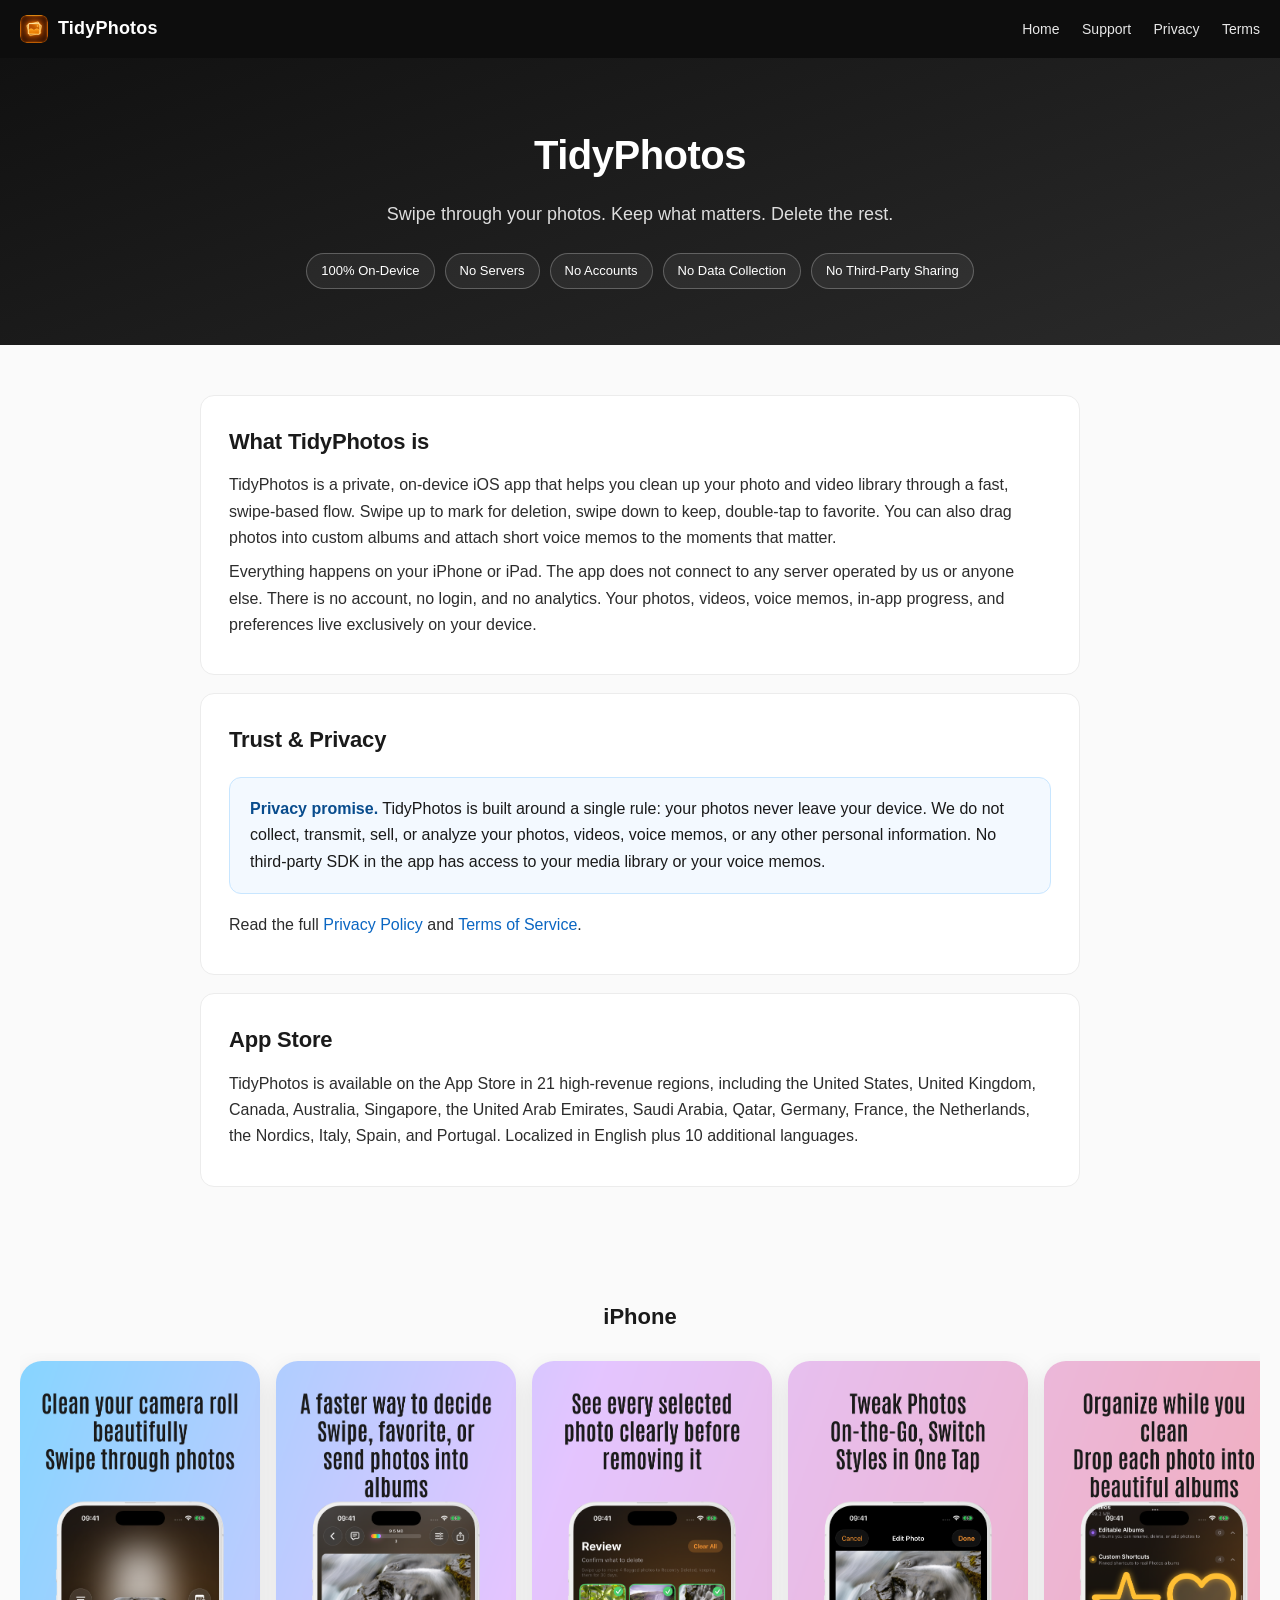
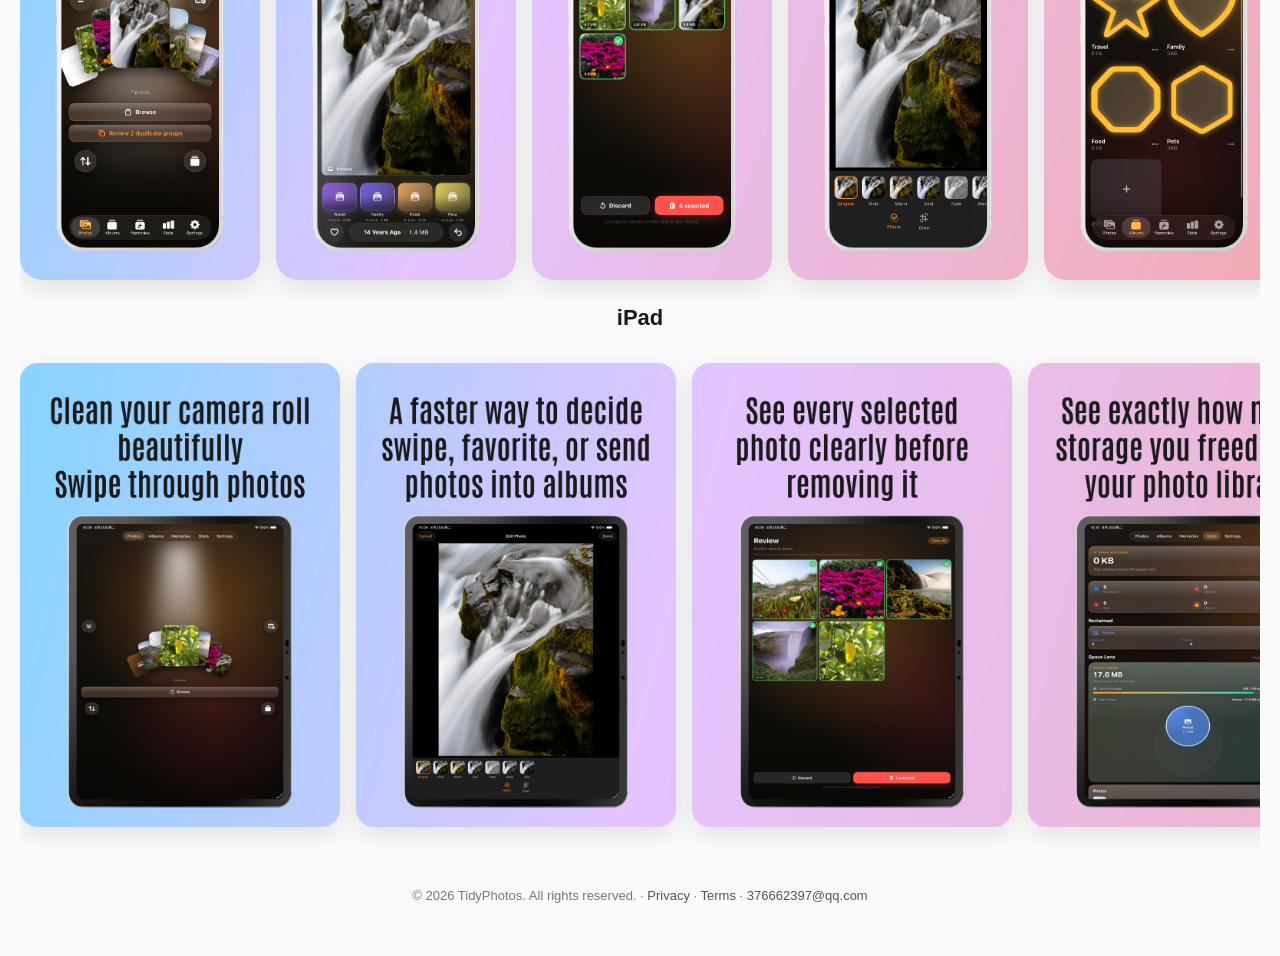
<file: index.html>
<!doctype html>
<html lang="en">
<head>
<meta charset="utf-8">
<meta name="viewport" content="width=device-width, initial-scale=1">
<title>TidyPhotos — 100% On-Device Photo Cleanup for iOS</title>
<meta name="description" content="TidyPhotos is a private, on-device iOS photo and video cleanup app. No servers, no accounts, no data collection, no third-party sharing.">
<link rel="icon" type="image/png" sizes="32x32" href="favicon-32.png">
<link rel="apple-touch-icon" sizes="180x180" href="apple-touch-icon.png">
<link rel="stylesheet" href="styles.css">
</head>
<body>

<nav class="nav">
  <div class="brand"><img class="nav-logo" src="nav-logo.png" alt="">TidyPhotos</div>
  <div class="links">
    <a href="index.html">Home</a>
    <a href="support.html">Support</a>
    <a href="privacy.html">Privacy</a>
    <a href="terms.html">Terms</a>
  </div>
</nav>

<section class="hero">
  <h1>TidyPhotos</h1>
  <div class="sub">Swipe through your photos. Keep what matters. Delete the rest.</div>
  <div class="badges">
    <span class="badge">100% On-Device</span>
    <span class="badge">No Servers</span>
    <span class="badge">No Accounts</span>
    <span class="badge">No Data Collection</span>
    <span class="badge">No Third-Party Sharing</span>
  </div>
</section>

<main class="wrap">

  <section class="block">
    <h2>What TidyPhotos is</h2>
    <p>TidyPhotos is a private, on-device iOS app that helps you clean up your photo and video library through a fast, swipe-based flow. Swipe up to mark for deletion, swipe down to keep, double-tap to favorite. You can also drag photos into custom albums and attach short voice memos to the moments that matter.</p>
    <p>Everything happens on your iPhone or iPad. The app does not connect to any server operated by us or anyone else. There is no account, no login, and no analytics. Your photos, videos, voice memos, in-app progress, and preferences live exclusively on your device.</p>
  </section>

  <section class="block">
    <h2>Trust &amp; Privacy</h2>
    <div class="callout">
      <strong>Privacy promise.</strong> TidyPhotos is built around a single rule: your photos never leave your device. We do not collect, transmit, sell, or analyze your photos, videos, voice memos, or any other personal information. No third-party SDK in the app has access to your media library or your voice memos.
    </div>
    <p>Read the full <a href="privacy.html">Privacy Policy</a> and <a href="terms.html">Terms of Service</a>.</p>
  </section>

  <section class="block">
    <h2>App Store</h2>
    <p>TidyPhotos is available on the App Store in 21 high-revenue regions, including the United States, United Kingdom, Canada, Australia, Singapore, the United Arab Emirates, Saudi Arabia, Qatar, Germany, France, the Netherlands, the Nordics, Italy, Spain, and Portugal. Localized in English plus 10 additional languages.</p>
  </section>

</main>

<section class="gallery">
  <h2>iPhone</h2>
  <div class="row">
    <img src="apple-store/iphone/1.png" alt="TidyPhotos iPhone screenshot 1">
    <img src="apple-store/iphone/2.png" alt="TidyPhotos iPhone screenshot 2">
    <img src="apple-store/iphone/3.png" alt="TidyPhotos iPhone screenshot 3">
    <img src="apple-store/iphone/4.png" alt="TidyPhotos iPhone screenshot 4">
    <img src="apple-store/iphone/5.png" alt="TidyPhotos iPhone screenshot 5">
    <img src="apple-store/iphone/6.png" alt="TidyPhotos iPhone screenshot 6">
    <img src="apple-store/iphone/7.png" alt="TidyPhotos iPhone screenshot 7">
    <img src="apple-store/iphone/8.png" alt="TidyPhotos iPhone screenshot 8">
    <img src="apple-store/iphone/9.png" alt="TidyPhotos iPhone screenshot 9">
    <img src="apple-store/iphone/10.png" alt="TidyPhotos iPhone screenshot 10">
  </div>

  <h2>iPad</h2>
  <div class="row ipad">
    <img src="apple-store/ipad/Chongshan-screen-01.png" alt="TidyPhotos iPad screenshot 1">
    <img src="apple-store/ipad/Chongshan-screen-02.png" alt="TidyPhotos iPad screenshot 2">
    <img src="apple-store/ipad/Chongshan-screen-03.png" alt="TidyPhotos iPad screenshot 3">
    <img src="apple-store/ipad/Chongshan-screen-04.png" alt="TidyPhotos iPad screenshot 4">
    <img src="apple-store/ipad/Chongshan-screen-05.png" alt="TidyPhotos iPad screenshot 5">
    <img src="apple-store/ipad/Chongshan-screen-06.png" alt="TidyPhotos iPad screenshot 6">
  </div>
</section>

<footer>
  &copy; 2026 TidyPhotos. All rights reserved.
  &middot; <a href="privacy.html">Privacy</a>
  &middot; <a href="terms.html">Terms</a>
  &middot; <a href="mailto:376662397@qq.com">376662397@qq.com</a>
</footer>

</body>
</html>
</file>
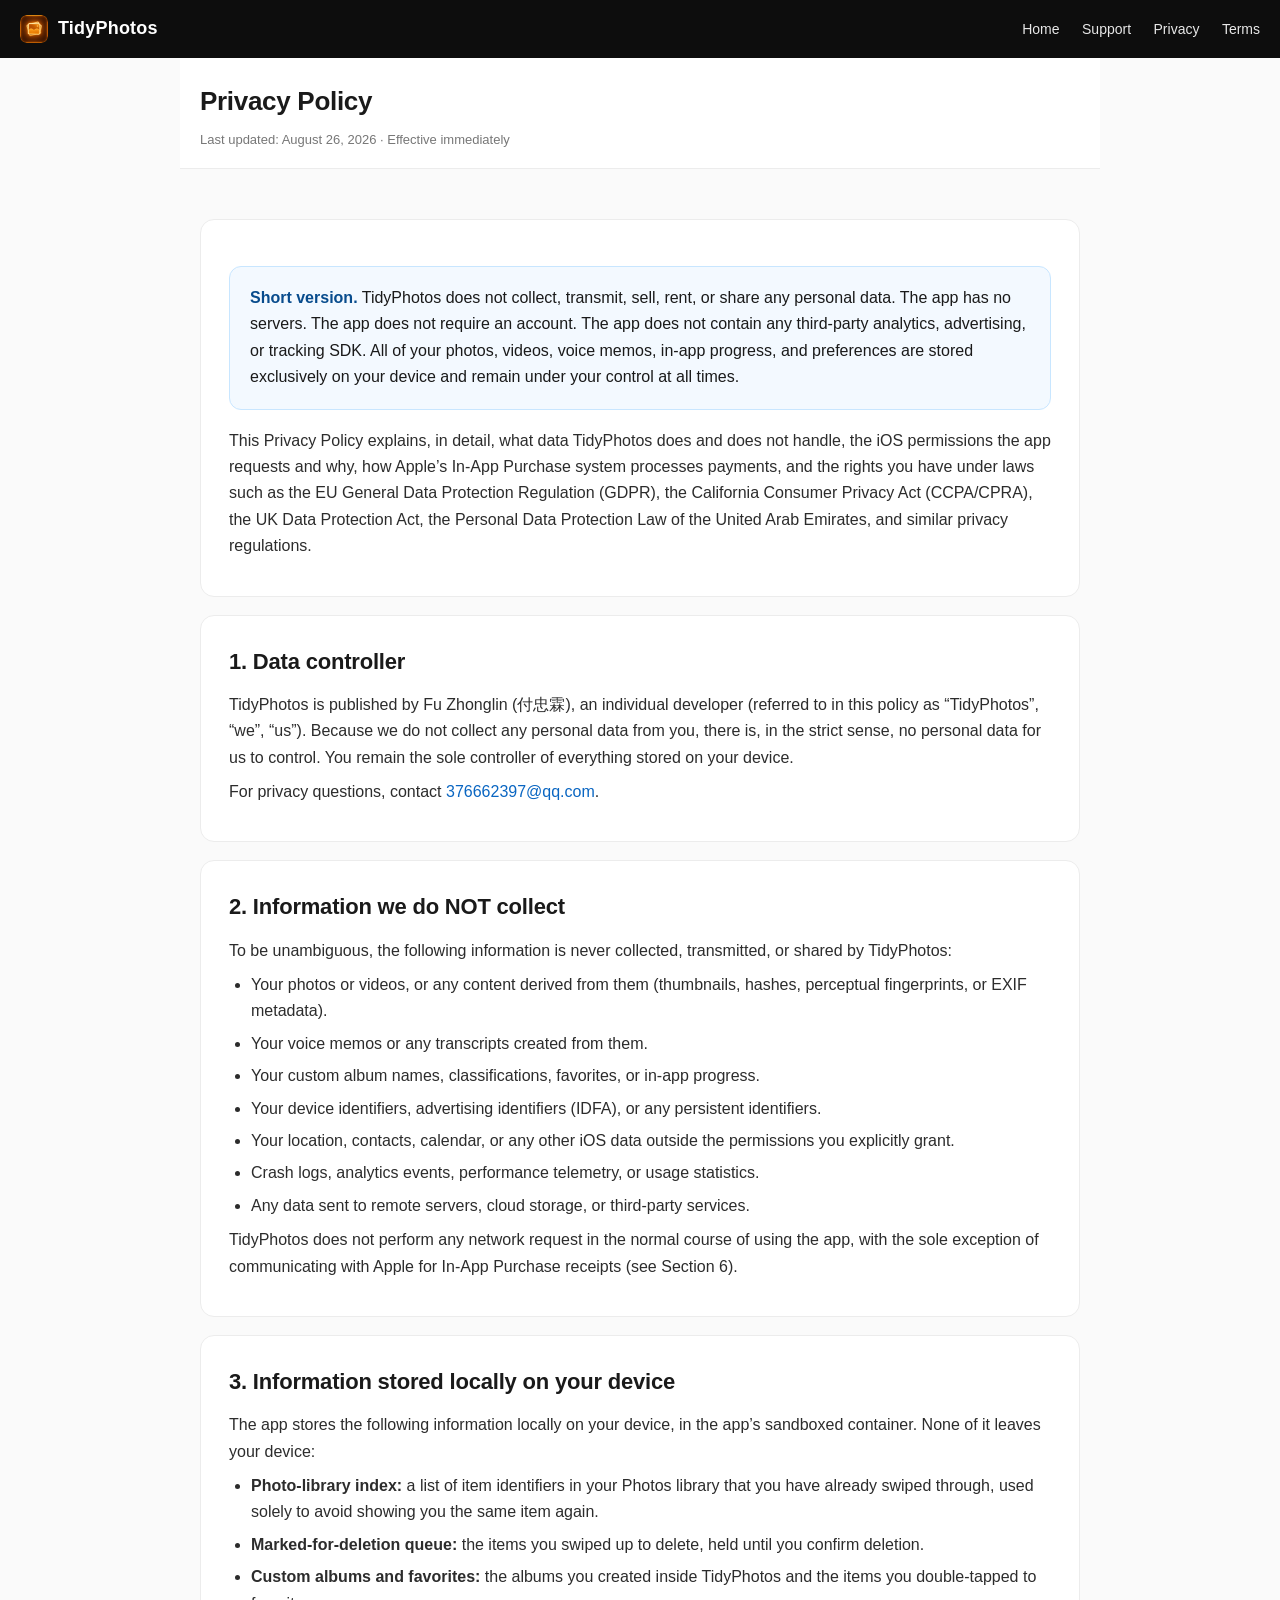
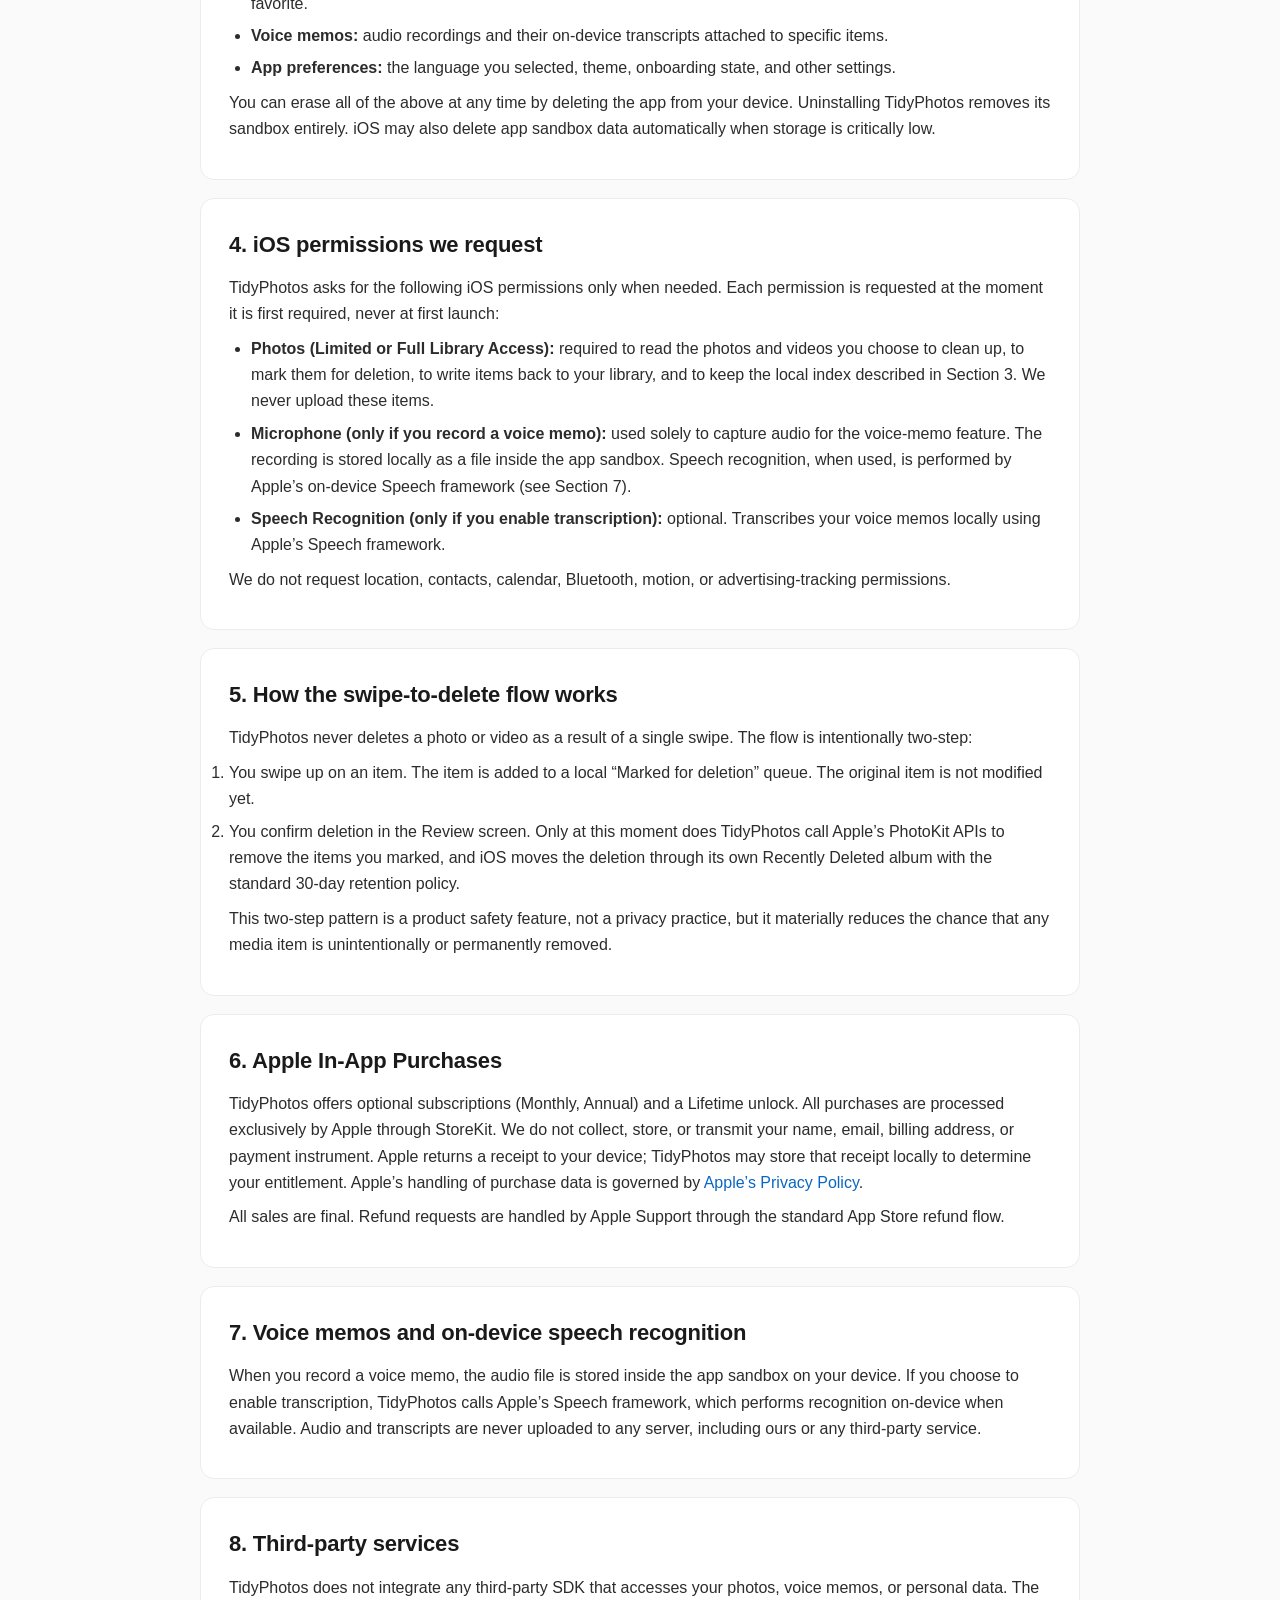
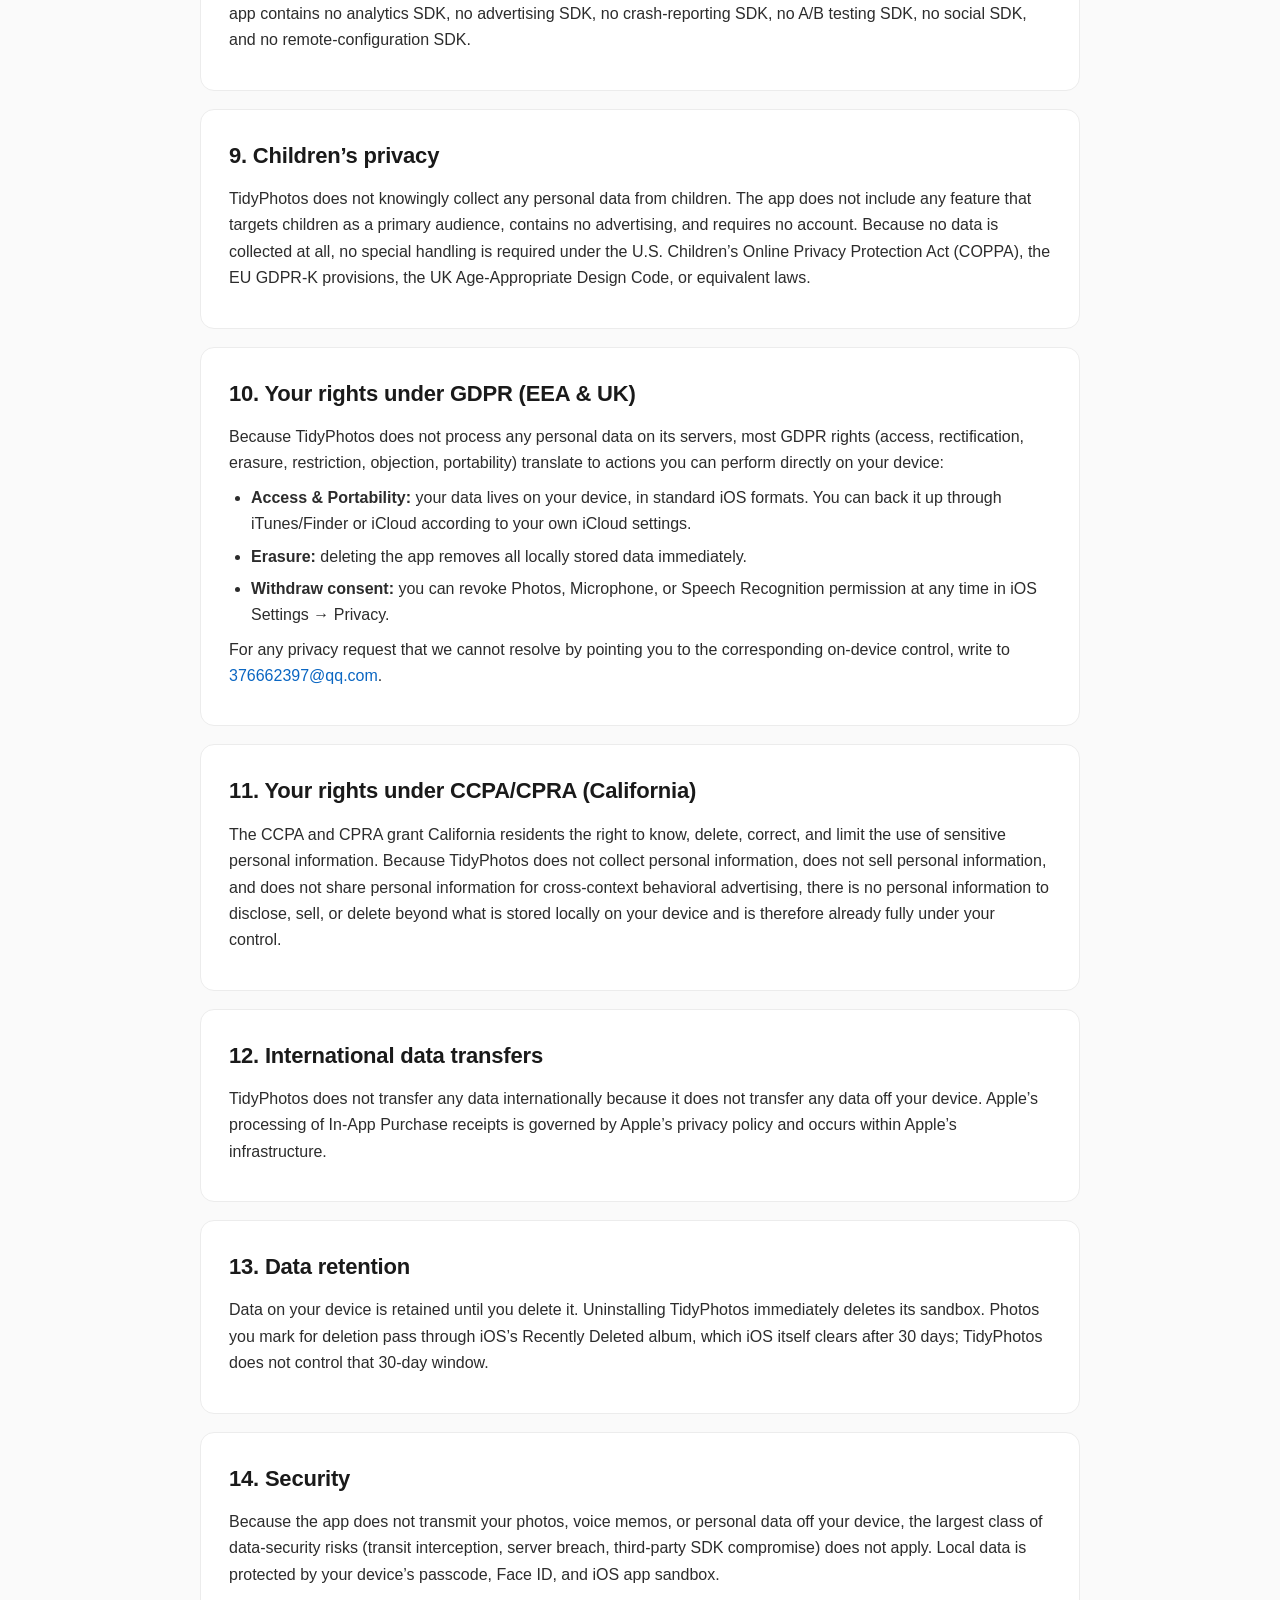
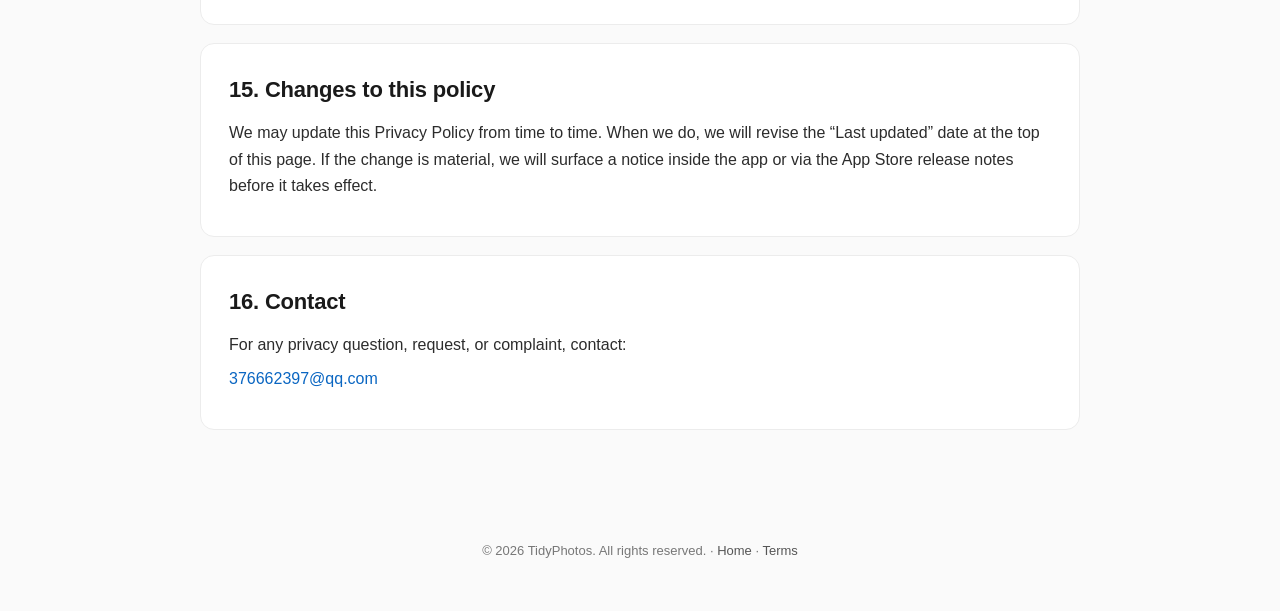
<file: privacy.html>
<!doctype html>
<html lang="en">
<head>
<meta charset="utf-8">
<meta name="viewport" content="width=device-width, initial-scale=1">
<title>Privacy Policy — TidyPhotos</title>
<meta name="description" content="TidyPhotos Privacy Policy. 100% on-device. No data collection. No servers. No third-party sharing.">
<link rel="icon" type="image/png" sizes="32x32" href="favicon-32.png">
<link rel="apple-touch-icon" sizes="180x180" href="apple-touch-icon.png">
<link rel="stylesheet" href="styles.css">
</head>
<body class="legal">

<nav class="nav">
  <div class="brand"><img class="nav-logo" src="nav-logo.png" alt="">TidyPhotos</div>
  <div class="links">
    <a href="index.html">Home</a>
    <a href="support.html">Support</a>
    <a href="privacy.html">Privacy</a>
    <a href="terms.html">Terms</a>
  </div>
</nav>

<header class="legal-head wrap">
  <h1>Privacy Policy</h1>
  <div class="meta">Last updated: August 26, 2026 &middot; Effective immediately</div>
</header>

<main class="wrap">

  <section class="block">
    <div class="callout">
      <strong>Short version.</strong> TidyPhotos does not collect, transmit, sell, rent, or share any personal data. The app has no servers. The app does not require an account. The app does not contain any third-party analytics, advertising, or tracking SDK. All of your photos, videos, voice memos, in-app progress, and preferences are stored exclusively on your device and remain under your control at all times.
    </div>
    <p>This Privacy Policy explains, in detail, what data TidyPhotos does and does not handle, the iOS permissions the app requests and why, how Apple&rsquo;s In-App Purchase system processes payments, and the rights you have under laws such as the EU General Data Protection Regulation (GDPR), the California Consumer Privacy Act (CCPA/CPRA), the UK Data Protection Act, the Personal Data Protection Law of the United Arab Emirates, and similar privacy regulations.</p>
  </section>

  <section class="block">
    <h2>1. Data controller</h2>
    <p>TidyPhotos is published by Fu Zhonglin (付忠霖), an individual developer (referred to in this policy as &ldquo;TidyPhotos&rdquo;, &ldquo;we&rdquo;, &ldquo;us&rdquo;). Because we do not collect any personal data from you, there is, in the strict sense, no personal data for us to control. You remain the sole controller of everything stored on your device.</p>
    <p>For privacy questions, contact <a href="mailto:376662397@qq.com">376662397@qq.com</a>.</p>
  </section>

  <section class="block">
    <h2>2. Information we do NOT collect</h2>
    <p>To be unambiguous, the following information is never collected, transmitted, or shared by TidyPhotos:</p>
    <ul>
      <li>Your photos or videos, or any content derived from them (thumbnails, hashes, perceptual fingerprints, or EXIF metadata).</li>
      <li>Your voice memos or any transcripts created from them.</li>
      <li>Your custom album names, classifications, favorites, or in-app progress.</li>
      <li>Your device identifiers, advertising identifiers (IDFA), or any persistent identifiers.</li>
      <li>Your location, contacts, calendar, or any other iOS data outside the permissions you explicitly grant.</li>
      <li>Crash logs, analytics events, performance telemetry, or usage statistics.</li>
      <li>Any data sent to remote servers, cloud storage, or third-party services.</li>
    </ul>
    <p>TidyPhotos does not perform any network request in the normal course of using the app, with the sole exception of communicating with Apple for In-App Purchase receipts (see Section 6).</p>
  </section>

  <section class="block">
    <h2>3. Information stored locally on your device</h2>
    <p>The app stores the following information locally on your device, in the app&rsquo;s sandboxed container. None of it leaves your device:</p>
    <ul>
      <li><strong>Photo-library index:</strong> a list of item identifiers in your Photos library that you have already swiped through, used solely to avoid showing you the same item again.</li>
      <li><strong>Marked-for-deletion queue:</strong> the items you swiped up to delete, held until you confirm deletion.</li>
      <li><strong>Custom albums and favorites:</strong> the albums you created inside TidyPhotos and the items you double-tapped to favorite.</li>
      <li><strong>Voice memos:</strong> audio recordings and their on-device transcripts attached to specific items.</li>
      <li><strong>App preferences:</strong> the language you selected, theme, onboarding state, and other settings.</li>
    </ul>
    <p>You can erase all of the above at any time by deleting the app from your device. Uninstalling TidyPhotos removes its sandbox entirely. iOS may also delete app sandbox data automatically when storage is critically low.</p>
  </section>

  <section class="block">
    <h2>4. iOS permissions we request</h2>
    <p>TidyPhotos asks for the following iOS permissions only when needed. Each permission is requested at the moment it is first required, never at first launch:</p>
    <ul>
      <li><strong>Photos (Limited or Full Library Access):</strong> required to read the photos and videos you choose to clean up, to mark them for deletion, to write items back to your library, and to keep the local index described in Section 3. We never upload these items.</li>
      <li><strong>Microphone (only if you record a voice memo):</strong> used solely to capture audio for the voice-memo feature. The recording is stored locally as a file inside the app sandbox. Speech recognition, when used, is performed by Apple&rsquo;s on-device Speech framework (see Section 7).</li>
      <li><strong>Speech Recognition (only if you enable transcription):</strong> optional. Transcribes your voice memos locally using Apple&rsquo;s Speech framework.</li>
    </ul>
    <p>We do not request location, contacts, calendar, Bluetooth, motion, or advertising-tracking permissions.</p>
  </section>

  <section class="block">
    <h2>5. How the swipe-to-delete flow works</h2>
    <p>TidyPhotos never deletes a photo or video as a result of a single swipe. The flow is intentionally two-step:</p>
    <ol>
      <li>You swipe up on an item. The item is added to a local &ldquo;Marked for deletion&rdquo; queue. The original item is not modified yet.</li>
      <li>You confirm deletion in the Review screen. Only at this moment does TidyPhotos call Apple&rsquo;s PhotoKit APIs to remove the items you marked, and iOS moves the deletion through its own Recently Deleted album with the standard 30-day retention policy.</li>
    </ol>
    <p>This two-step pattern is a product safety feature, not a privacy practice, but it materially reduces the chance that any media item is unintentionally or permanently removed.</p>
  </section>

  <section class="block">
    <h2>6. Apple In-App Purchases</h2>
    <p>TidyPhotos offers optional subscriptions (Monthly, Annual) and a Lifetime unlock. All purchases are processed exclusively by Apple through StoreKit. We do not collect, store, or transmit your name, email, billing address, or payment instrument. Apple returns a receipt to your device; TidyPhotos may store that receipt locally to determine your entitlement. Apple&rsquo;s handling of purchase data is governed by <a href="https://www.apple.com/legal/privacy/" rel="noopener">Apple&rsquo;s Privacy Policy</a>.</p>
    <p>All sales are final. Refund requests are handled by Apple Support through the standard App Store refund flow.</p>
  </section>

  <section class="block">
    <h2>7. Voice memos and on-device speech recognition</h2>
    <p>When you record a voice memo, the audio file is stored inside the app sandbox on your device. If you choose to enable transcription, TidyPhotos calls Apple&rsquo;s Speech framework, which performs recognition on-device when available. Audio and transcripts are never uploaded to any server, including ours or any third-party service.</p>
  </section>

  <section class="block">
    <h2>8. Third-party services</h2>
    <p>TidyPhotos does not integrate any third-party SDK that accesses your photos, voice memos, or personal data. The app contains no analytics SDK, no advertising SDK, no crash-reporting SDK, no A/B testing SDK, no social SDK, and no remote-configuration SDK.</p>
  </section>

  <section class="block">
    <h2>9. Children&rsquo;s privacy</h2>
    <p>TidyPhotos does not knowingly collect any personal data from children. The app does not include any feature that targets children as a primary audience, contains no advertising, and requires no account. Because no data is collected at all, no special handling is required under the U.S. Children&rsquo;s Online Privacy Protection Act (COPPA), the EU GDPR-K provisions, the UK Age-Appropriate Design Code, or equivalent laws.</p>
  </section>

  <section class="block">
    <h2>10. Your rights under GDPR (EEA &amp; UK)</h2>
    <p>Because TidyPhotos does not process any personal data on its servers, most GDPR rights (access, rectification, erasure, restriction, objection, portability) translate to actions you can perform directly on your device:</p>
    <ul>
      <li><strong>Access &amp; Portability:</strong> your data lives on your device, in standard iOS formats. You can back it up through iTunes/Finder or iCloud according to your own iCloud settings.</li>
      <li><strong>Erasure:</strong> deleting the app removes all locally stored data immediately.</li>
      <li><strong>Withdraw consent:</strong> you can revoke Photos, Microphone, or Speech Recognition permission at any time in iOS Settings &rarr; Privacy.</li>
    </ul>
    <p>For any privacy request that we cannot resolve by pointing you to the corresponding on-device control, write to <a href="mailto:376662397@qq.com">376662397@qq.com</a>.</p>
  </section>

  <section class="block">
    <h2>11. Your rights under CCPA/CPRA (California)</h2>
    <p>The CCPA and CPRA grant California residents the right to know, delete, correct, and limit the use of sensitive personal information. Because TidyPhotos does not collect personal information, does not sell personal information, and does not share personal information for cross-context behavioral advertising, there is no personal information to disclose, sell, or delete beyond what is stored locally on your device and is therefore already fully under your control.</p>
  </section>

  <section class="block">
    <h2>12. International data transfers</h2>
    <p>TidyPhotos does not transfer any data internationally because it does not transfer any data off your device. Apple&rsquo;s processing of In-App Purchase receipts is governed by Apple&rsquo;s privacy policy and occurs within Apple&rsquo;s infrastructure.</p>
  </section>

  <section class="block">
    <h2>13. Data retention</h2>
    <p>Data on your device is retained until you delete it. Uninstalling TidyPhotos immediately deletes its sandbox. Photos you mark for deletion pass through iOS&rsquo;s Recently Deleted album, which iOS itself clears after 30 days; TidyPhotos does not control that 30-day window.</p>
  </section>

  <section class="block">
    <h2>14. Security</h2>
    <p>Because the app does not transmit your photos, voice memos, or personal data off your device, the largest class of data-security risks (transit interception, server breach, third-party SDK compromise) does not apply. Local data is protected by your device&rsquo;s passcode, Face ID, and iOS app sandbox.</p>
  </section>

  <section class="block">
    <h2>15. Changes to this policy</h2>
    <p>We may update this Privacy Policy from time to time. When we do, we will revise the &ldquo;Last updated&rdquo; date at the top of this page. If the change is material, we will surface a notice inside the app or via the App Store release notes before it takes effect.</p>
  </section>

  <section class="block">
    <h2>16. Contact</h2>
    <p>For any privacy question, request, or complaint, contact:</p>
    <p><a href="mailto:376662397@qq.com">376662397@qq.com</a></p>
  </section>

</main>

<footer>
  &copy; 2026 TidyPhotos. All rights reserved.
  &middot; <a href="index.html">Home</a>
  &middot; <a href="terms.html">Terms</a>
</footer>

</body>
</html>
</file>
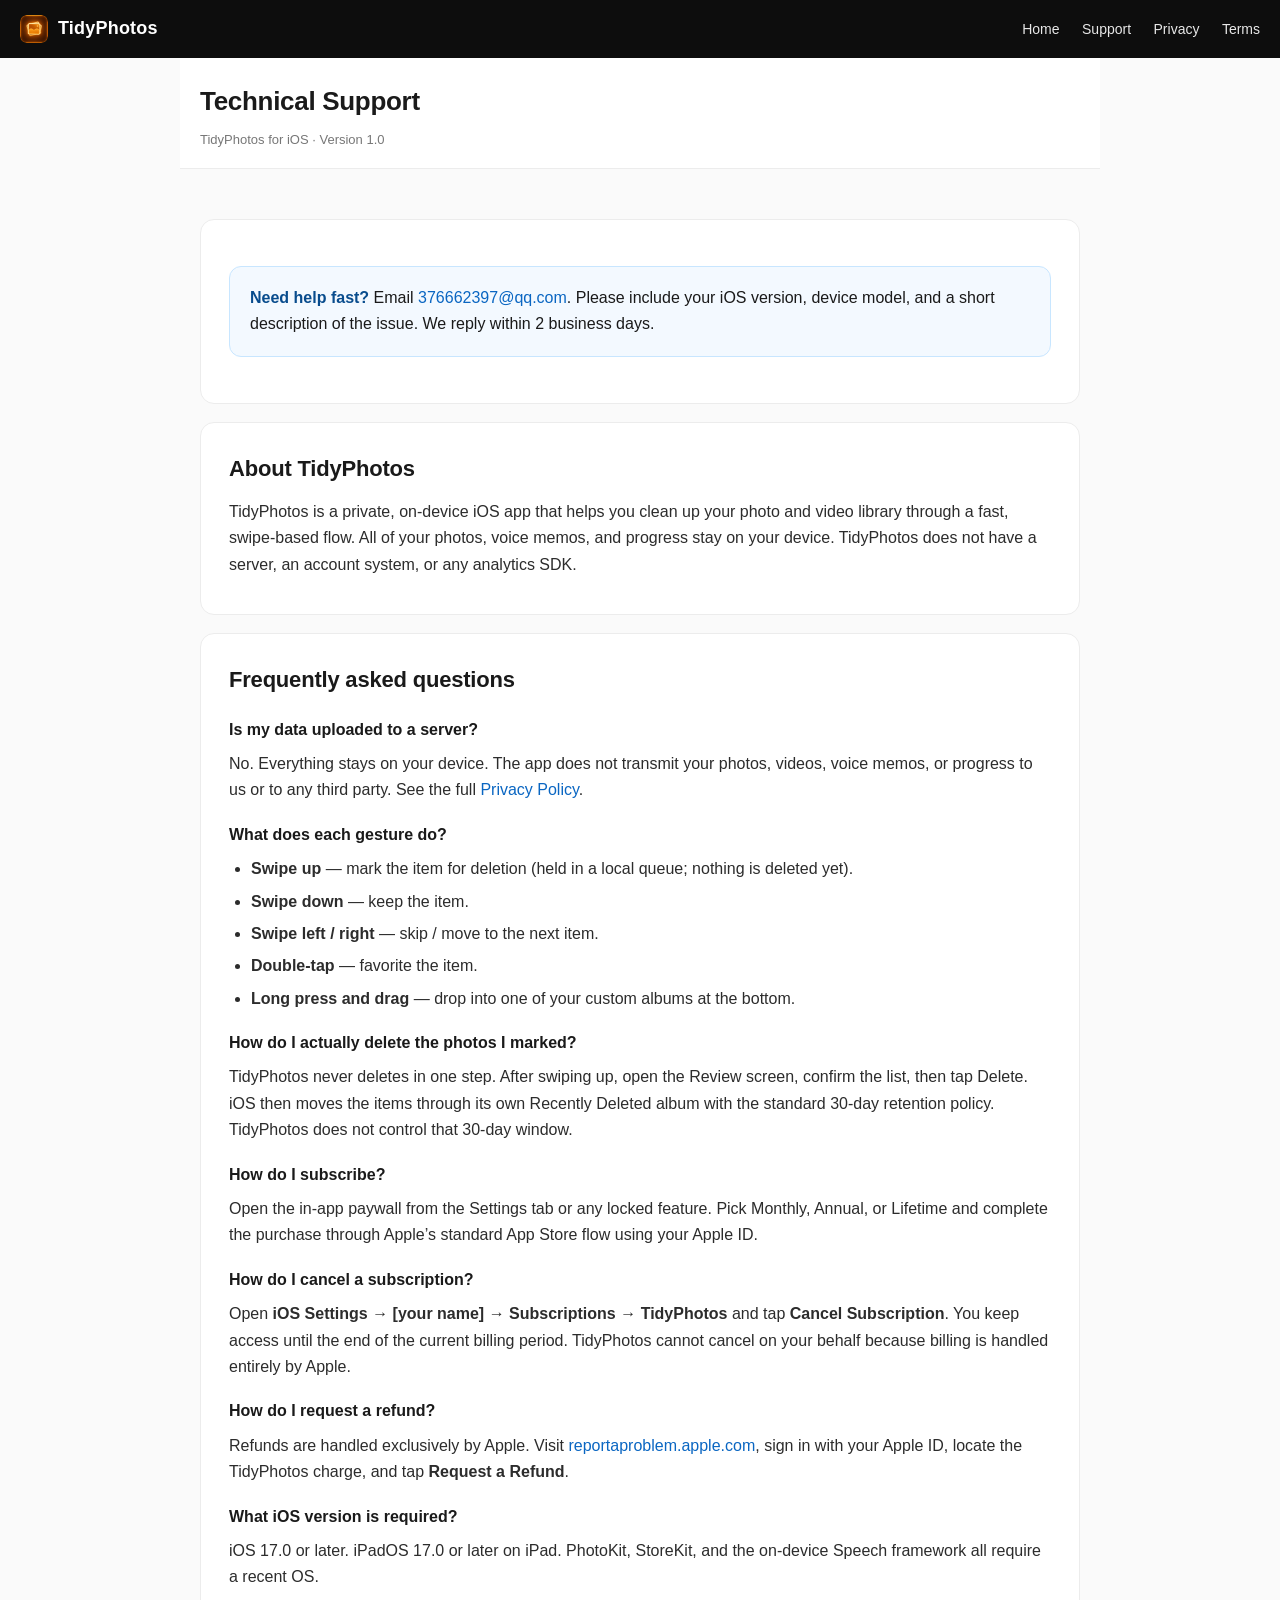
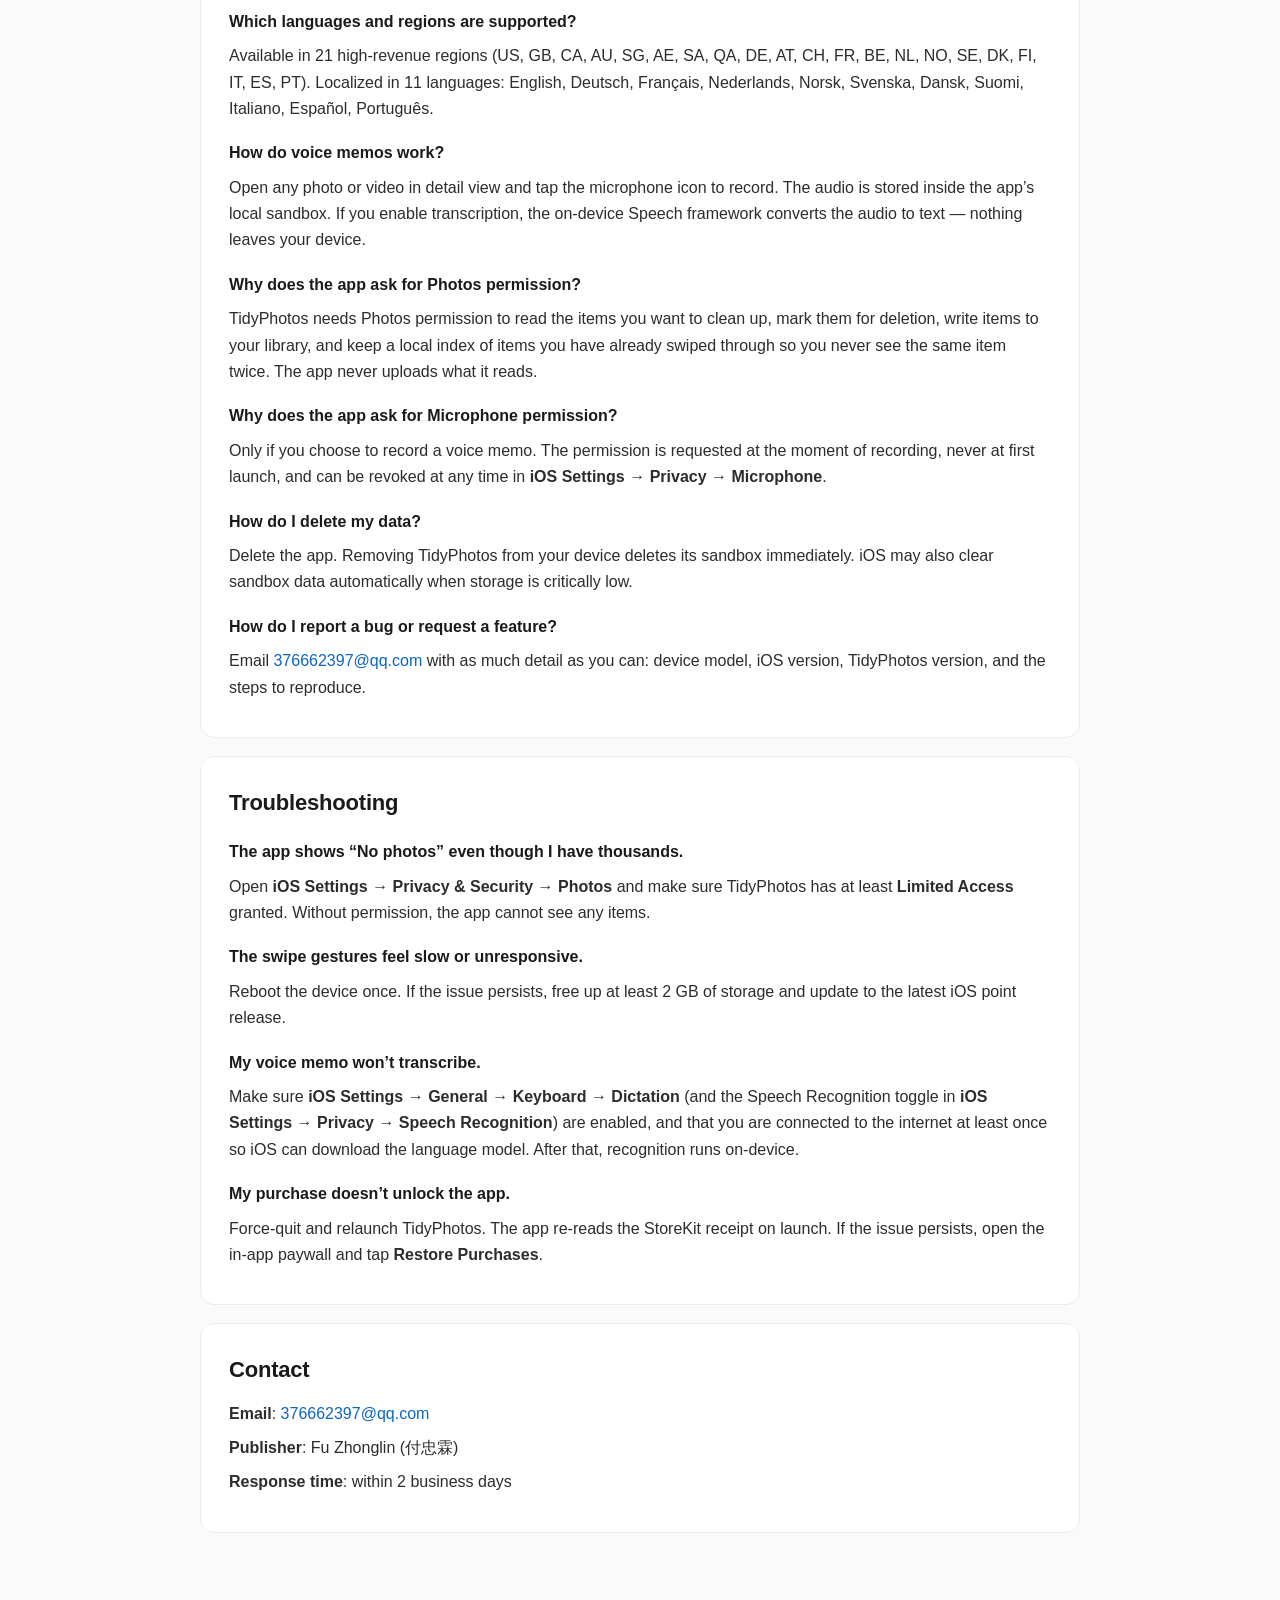
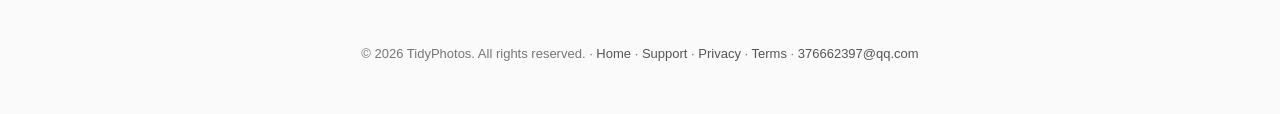
<file: support.html>
<!doctype html>
<html lang="en">
<head>
<meta charset="utf-8">
<meta name="viewport" content="width=device-width, initial-scale=1">
<title>Support — TidyPhotos</title>
<meta name="description" content="Technical support for TidyPhotos. FAQ, troubleshooting, contact information.">
<link rel="icon" type="image/png" sizes="32x32" href="favicon-32.png">
<link rel="apple-touch-icon" sizes="180x180" href="apple-touch-icon.png">
<link rel="stylesheet" href="styles.css">
</head>
<body class="legal">

<nav class="nav">
  <div class="brand"><img class="nav-logo" src="nav-logo.png" alt="">TidyPhotos</div>
  <div class="links">
    <a href="index.html">Home</a>
    <a href="support.html">Support</a>
    <a href="privacy.html">Privacy</a>
    <a href="terms.html">Terms</a>
  </div>
</nav>

<header class="legal-head wrap">
  <h1>Technical Support</h1>
  <div class="meta">TidyPhotos for iOS &middot; Version 1.0</div>
</header>

<main class="wrap">

  <section class="block">
    <div class="callout">
      <strong>Need help fast?</strong> Email <a href="mailto:376662397@qq.com">376662397@qq.com</a>. Please include your iOS version, device model, and a short description of the issue. We reply within 2 business days.
    </div>
  </section>

  <section class="block">
    <h2>About TidyPhotos</h2>
    <p>TidyPhotos is a private, on-device iOS app that helps you clean up your photo and video library through a fast, swipe-based flow. All of your photos, voice memos, and progress stay on your device. TidyPhotos does not have a server, an account system, or any analytics SDK.</p>
  </section>

  <section class="block">
    <h2>Frequently asked questions</h2>

    <h3>Is my data uploaded to a server?</h3>
    <p>No. Everything stays on your device. The app does not transmit your photos, videos, voice memos, or progress to us or to any third party. See the full <a href="privacy.html">Privacy Policy</a>.</p>

    <h3>What does each gesture do?</h3>
    <ul>
      <li><strong>Swipe up</strong> &mdash; mark the item for deletion (held in a local queue; nothing is deleted yet).</li>
      <li><strong>Swipe down</strong> &mdash; keep the item.</li>
      <li><strong>Swipe left / right</strong> &mdash; skip / move to the next item.</li>
      <li><strong>Double-tap</strong> &mdash; favorite the item.</li>
      <li><strong>Long press and drag</strong> &mdash; drop into one of your custom albums at the bottom.</li>
    </ul>

    <h3>How do I actually delete the photos I marked?</h3>
    <p>TidyPhotos never deletes in one step. After swiping up, open the Review screen, confirm the list, then tap Delete. iOS then moves the items through its own Recently Deleted album with the standard 30-day retention policy. TidyPhotos does not control that 30-day window.</p>

    <h3>How do I subscribe?</h3>
    <p>Open the in-app paywall from the Settings tab or any locked feature. Pick Monthly, Annual, or Lifetime and complete the purchase through Apple&rsquo;s standard App Store flow using your Apple ID.</p>

    <h3>How do I cancel a subscription?</h3>
    <p>Open <strong>iOS Settings &rarr; [your name] → Subscriptions → TidyPhotos</strong> and tap <strong>Cancel Subscription</strong>. You keep access until the end of the current billing period. TidyPhotos cannot cancel on your behalf because billing is handled entirely by Apple.</p>

    <h3>How do I request a refund?</h3>
    <p>Refunds are handled exclusively by Apple. Visit <a href="https://reportaproblem.apple.com/" rel="noopener">reportaproblem.apple.com</a>, sign in with your Apple ID, locate the TidyPhotos charge, and tap <strong>Request a Refund</strong>.</p>

    <h3>What iOS version is required?</h3>
    <p>iOS 17.0 or later. iPadOS 17.0 or later on iPad. PhotoKit, StoreKit, and the on-device Speech framework all require a recent OS.</p>

    <h3>Which languages and regions are supported?</h3>
    <p>Available in 21 high-revenue regions (US, GB, CA, AU, SG, AE, SA, QA, DE, AT, CH, FR, BE, NL, NO, SE, DK, FI, IT, ES, PT). Localized in 11 languages: English, Deutsch, Français, Nederlands, Norsk, Svenska, Dansk, Suomi, Italiano, Español, Português.</p>

    <h3>How do voice memos work?</h3>
    <p>Open any photo or video in detail view and tap the microphone icon to record. The audio is stored inside the app&rsquo;s local sandbox. If you enable transcription, the on-device Speech framework converts the audio to text &mdash; nothing leaves your device.</p>

    <h3>Why does the app ask for Photos permission?</h3>
    <p>TidyPhotos needs Photos permission to read the items you want to clean up, mark them for deletion, write items to your library, and keep a local index of items you have already swiped through so you never see the same item twice. The app never uploads what it reads.</p>

    <h3>Why does the app ask for Microphone permission?</h3>
    <p>Only if you choose to record a voice memo. The permission is requested at the moment of recording, never at first launch, and can be revoked at any time in <strong>iOS Settings &rarr; Privacy &rarr; Microphone</strong>.</p>

    <h3>How do I delete my data?</h3>
    <p>Delete the app. Removing TidyPhotos from your device deletes its sandbox immediately. iOS may also clear sandbox data automatically when storage is critically low.</p>

    <h3>How do I report a bug or request a feature?</h3>
    <p>Email <a href="mailto:376662397@qq.com">376662397@qq.com</a> with as much detail as you can: device model, iOS version, TidyPhotos version, and the steps to reproduce.</p>
  </section>

  <section class="block">
    <h2>Troubleshooting</h2>

    <h3>The app shows &ldquo;No photos&rdquo; even though I have thousands.</h3>
    <p>Open <strong>iOS Settings &rarr; Privacy &amp; Security &rarr; Photos</strong> and make sure TidyPhotos has at least <strong>Limited Access</strong> granted. Without permission, the app cannot see any items.</p>

    <h3>The swipe gestures feel slow or unresponsive.</h3>
    <p>Reboot the device once. If the issue persists, free up at least 2 GB of storage and update to the latest iOS point release.</p>

    <h3>My voice memo won&rsquo;t transcribe.</h3>
    <p>Make sure <strong>iOS Settings &rarr; General &rarr; Keyboard &rarr; Dictation</strong> (and the Speech Recognition toggle in <strong>iOS Settings &rarr; Privacy &rarr; Speech Recognition</strong>) are enabled, and that you are connected to the internet at least once so iOS can download the language model. After that, recognition runs on-device.</p>

    <h3>My purchase doesn&rsquo;t unlock the app.</h3>
    <p>Force-quit and relaunch TidyPhotos. The app re-reads the StoreKit receipt on launch. If the issue persists, open the in-app paywall and tap <strong>Restore Purchases</strong>.</p>
  </section>

  <section class="block">
    <h2>Contact</h2>
    <p><strong>Email</strong>: <a href="mailto:376662397@qq.com">376662397@qq.com</a></p>
    <p><strong>Publisher</strong>: Fu Zhonglin (付忠霖)</p>
    <p><strong>Response time</strong>: within 2 business days</p>
  </section>

</main>

<footer>
  &copy; 2026 TidyPhotos. All rights reserved.
  &middot; <a href="index.html">Home</a>
  &middot; <a href="support.html">Support</a>
  &middot; <a href="privacy.html">Privacy</a>
  &middot; <a href="terms.html">Terms</a>
  &middot; <a href="mailto:376662397@qq.com">376662397@qq.com</a>
</footer>

</body>
</html>
</file>
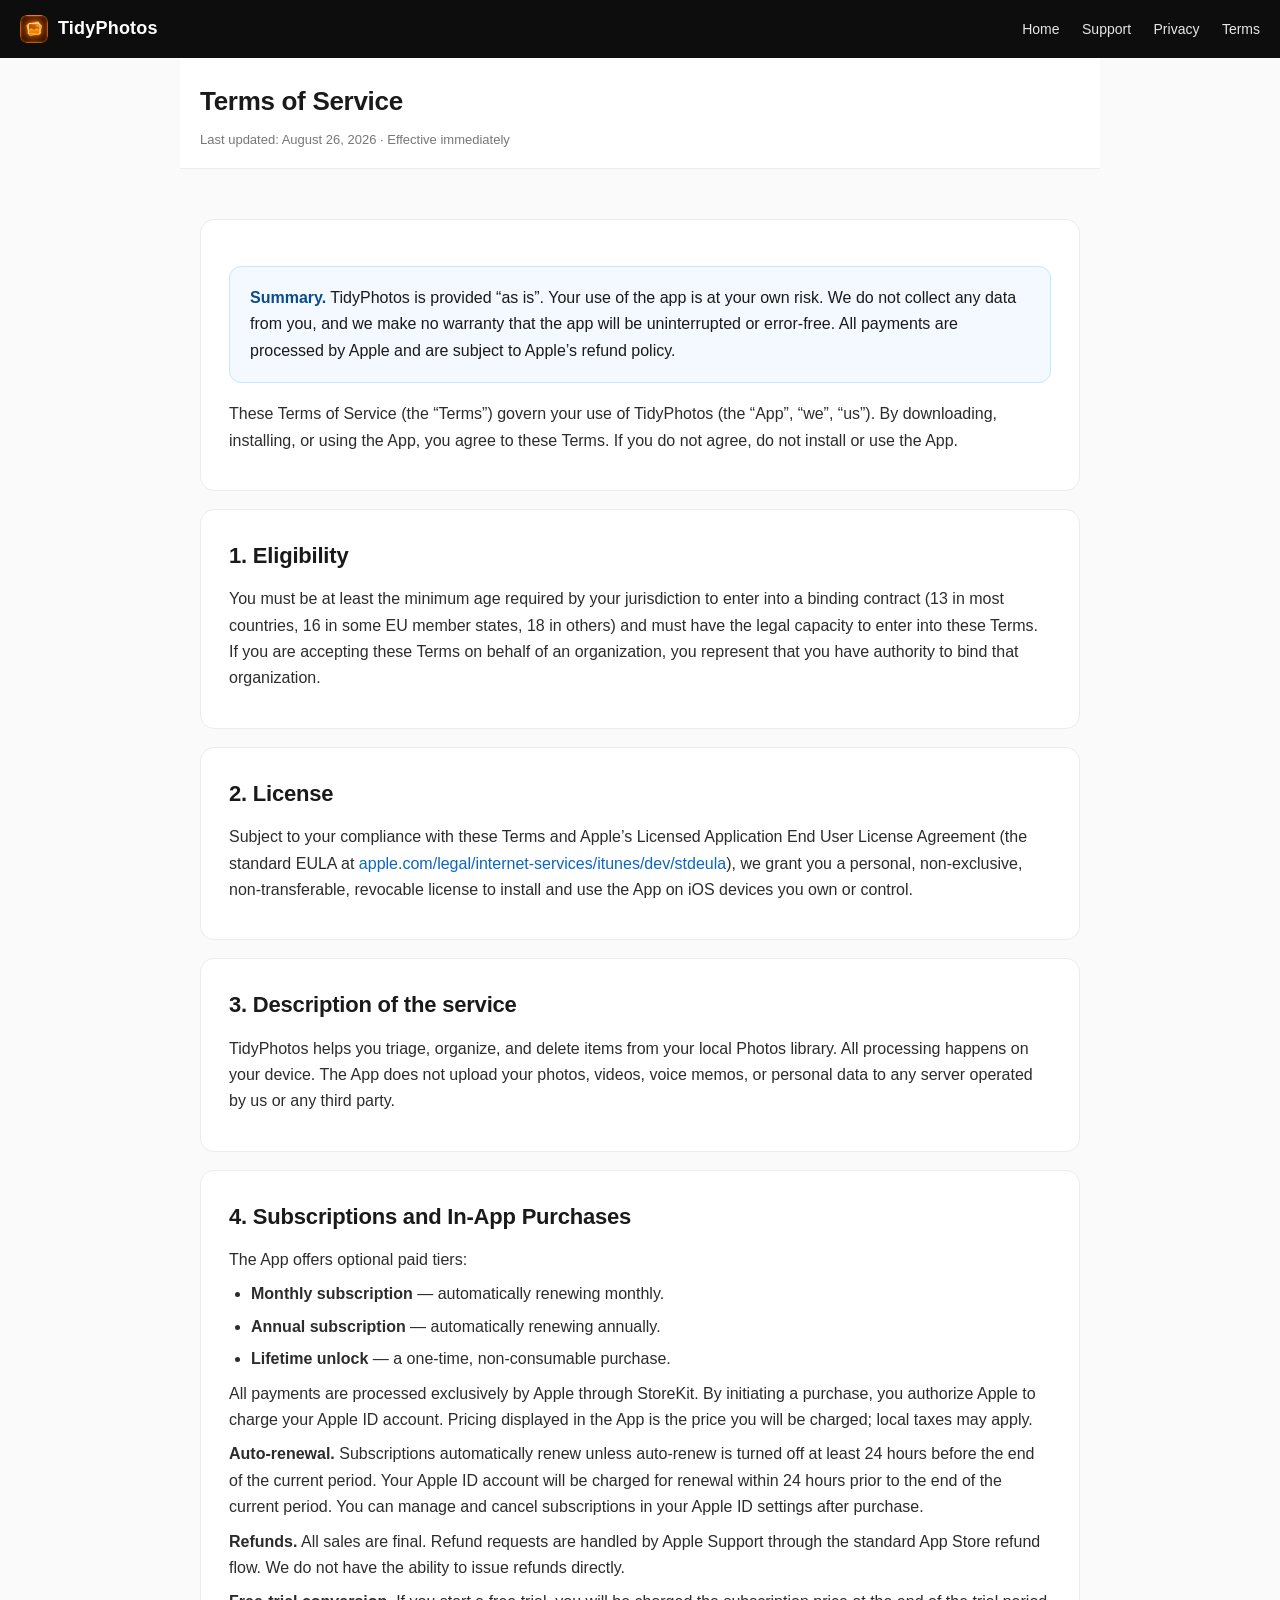
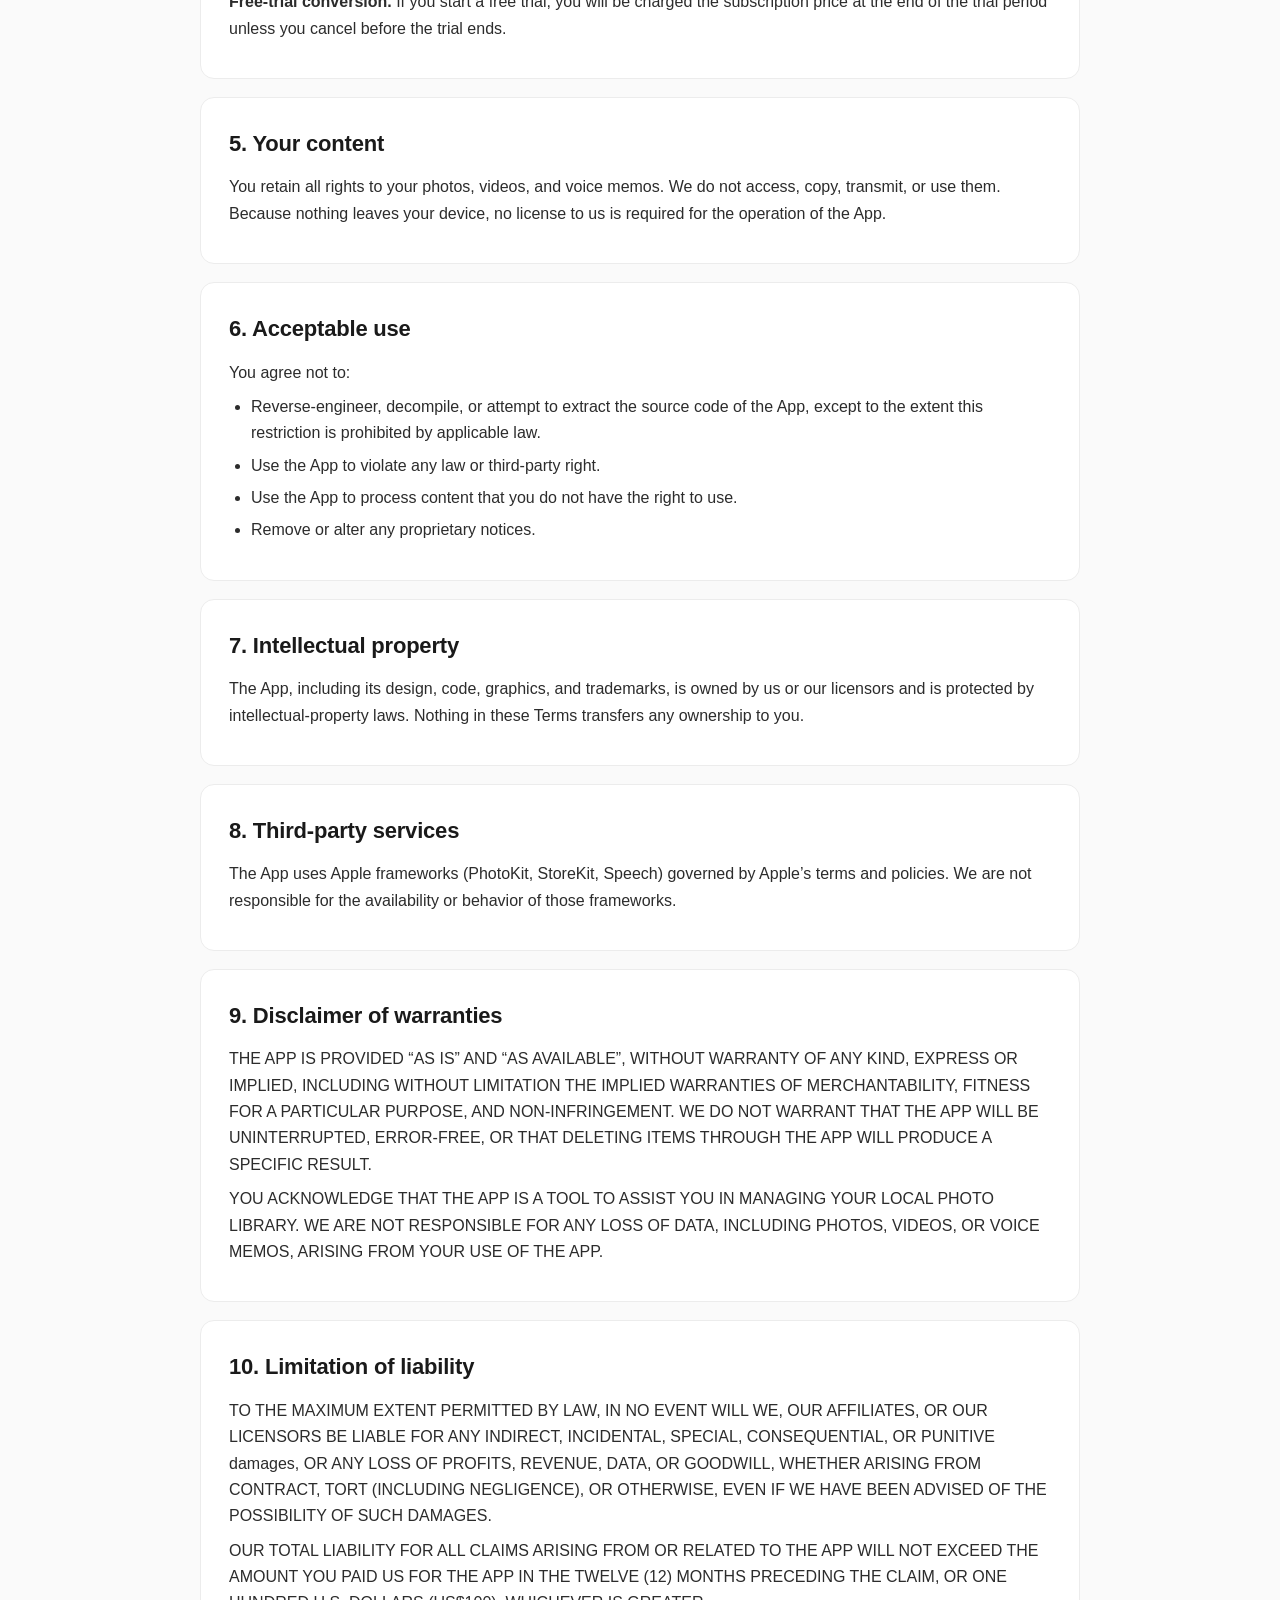
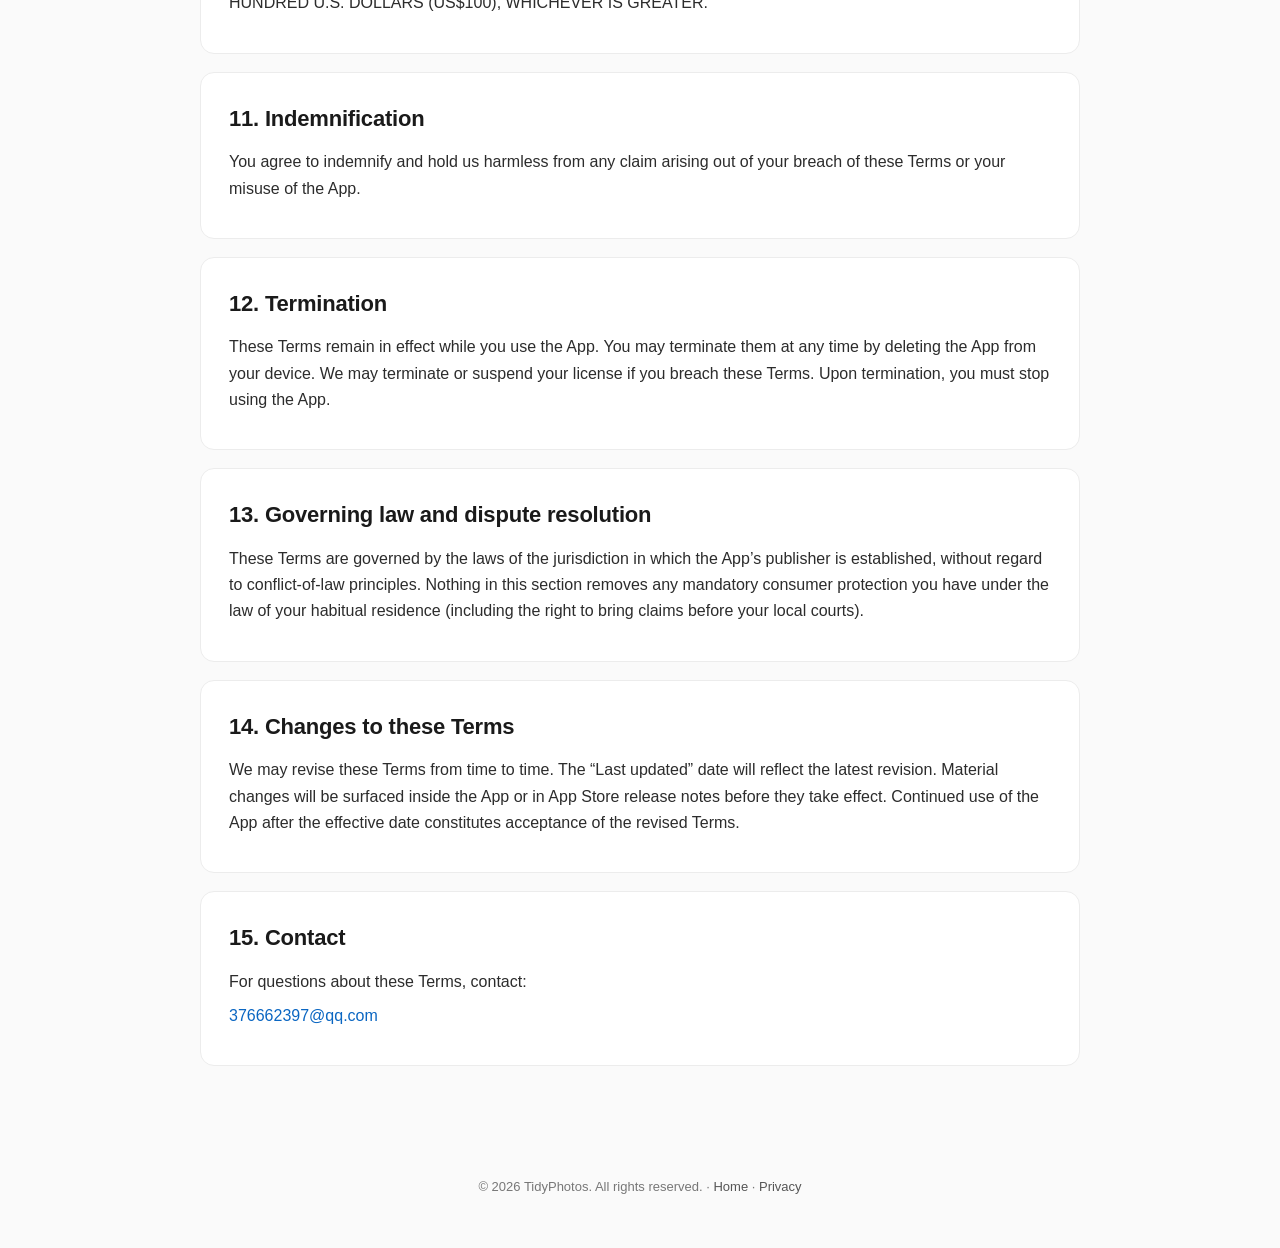
<file: terms.html>
<!doctype html>
<html lang="en">
<head>
<meta charset="utf-8">
<meta name="viewport" content="width=device-width, initial-scale=1">
<title>Terms of Service — TidyPhotos</title>
<meta name="description" content="TidyPhotos Terms of Service / End-User License Agreement.">
<link rel="icon" type="image/png" sizes="32x32" href="favicon-32.png">
<link rel="apple-touch-icon" sizes="180x180" href="apple-touch-icon.png">
<link rel="stylesheet" href="styles.css">
</head>
<body class="legal">

<nav class="nav">
  <div class="brand"><img class="nav-logo" src="nav-logo.png" alt="">TidyPhotos</div>
  <div class="links">
    <a href="index.html">Home</a>
    <a href="support.html">Support</a>
    <a href="privacy.html">Privacy</a>
    <a href="terms.html">Terms</a>
  </div>
</nav>

<header class="legal-head wrap">
  <h1>Terms of Service</h1>
  <div class="meta">Last updated: August 26, 2026 &middot; Effective immediately</div>
</header>

<main class="wrap">

  <section class="block">
    <div class="callout">
      <strong>Summary.</strong> TidyPhotos is provided &ldquo;as is&rdquo;. Your use of the app is at your own risk. We do not collect any data from you, and we make no warranty that the app will be uninterrupted or error-free. All payments are processed by Apple and are subject to Apple&rsquo;s refund policy.
    </div>
    <p>These Terms of Service (the &ldquo;Terms&rdquo;) govern your use of TidyPhotos (the &ldquo;App&rdquo;, &ldquo;we&rdquo;, &ldquo;us&rdquo;). By downloading, installing, or using the App, you agree to these Terms. If you do not agree, do not install or use the App.</p>
  </section>

  <section class="block">
    <h2>1. Eligibility</h2>
    <p>You must be at least the minimum age required by your jurisdiction to enter into a binding contract (13 in most countries, 16 in some EU member states, 18 in others) and must have the legal capacity to enter into these Terms. If you are accepting these Terms on behalf of an organization, you represent that you have authority to bind that organization.</p>
  </section>

  <section class="block">
    <h2>2. License</h2>
    <p>Subject to your compliance with these Terms and Apple&rsquo;s Licensed Application End User License Agreement (the standard EULA at <a href="https://www.apple.com/legal/internet-services/itunes/dev/stdeula/" rel="noopener">apple.com/legal/internet-services/itunes/dev/stdeula</a>), we grant you a personal, non-exclusive, non-transferable, revocable license to install and use the App on iOS devices you own or control.</p>
  </section>

  <section class="block">
    <h2>3. Description of the service</h2>
    <p>TidyPhotos helps you triage, organize, and delete items from your local Photos library. All processing happens on your device. The App does not upload your photos, videos, voice memos, or personal data to any server operated by us or any third party.</p>
  </section>

  <section class="block">
    <h2>4. Subscriptions and In-App Purchases</h2>
    <p>The App offers optional paid tiers:</p>
    <ul>
      <li><strong>Monthly subscription</strong> &mdash; automatically renewing monthly.</li>
      <li><strong>Annual subscription</strong> &mdash; automatically renewing annually.</li>
      <li><strong>Lifetime unlock</strong> &mdash; a one-time, non-consumable purchase.</li>
    </ul>
    <p>All payments are processed exclusively by Apple through StoreKit. By initiating a purchase, you authorize Apple to charge your Apple ID account. Pricing displayed in the App is the price you will be charged; local taxes may apply.</p>
    <p><strong>Auto-renewal.</strong> Subscriptions automatically renew unless auto-renew is turned off at least 24 hours before the end of the current period. Your Apple ID account will be charged for renewal within 24 hours prior to the end of the current period. You can manage and cancel subscriptions in your Apple ID settings after purchase.</p>
    <p><strong>Refunds.</strong> All sales are final. Refund requests are handled by Apple Support through the standard App Store refund flow. We do not have the ability to issue refunds directly.</p>
    <p><strong>Free-trial conversion.</strong> If you start a free trial, you will be charged the subscription price at the end of the trial period unless you cancel before the trial ends.</p>
  </section>

  <section class="block">
    <h2>5. Your content</h2>
    <p>You retain all rights to your photos, videos, and voice memos. We do not access, copy, transmit, or use them. Because nothing leaves your device, no license to us is required for the operation of the App.</p>
  </section>

  <section class="block">
    <h2>6. Acceptable use</h2>
    <p>You agree not to:</p>
    <ul>
      <li>Reverse-engineer, decompile, or attempt to extract the source code of the App, except to the extent this restriction is prohibited by applicable law.</li>
      <li>Use the App to violate any law or third-party right.</li>
      <li>Use the App to process content that you do not have the right to use.</li>
      <li>Remove or alter any proprietary notices.</li>
    </ul>
  </section>

  <section class="block">
    <h2>7. Intellectual property</h2>
    <p>The App, including its design, code, graphics, and trademarks, is owned by us or our licensors and is protected by intellectual-property laws. Nothing in these Terms transfers any ownership to you.</p>
  </section>

  <section class="block">
    <h2>8. Third-party services</h2>
    <p>The App uses Apple frameworks (PhotoKit, StoreKit, Speech) governed by Apple&rsquo;s terms and policies. We are not responsible for the availability or behavior of those frameworks.</p>
  </section>

  <section class="block">
    <h2>9. Disclaimer of warranties</h2>
    <p>THE APP IS PROVIDED &ldquo;AS IS&rdquo; AND &ldquo;AS AVAILABLE&rdquo;, WITHOUT WARRANTY OF ANY KIND, EXPRESS OR IMPLIED, INCLUDING WITHOUT LIMITATION THE IMPLIED WARRANTIES OF MERCHANTABILITY, FITNESS FOR A PARTICULAR PURPOSE, AND NON-INFRINGEMENT. WE DO NOT WARRANT THAT THE APP WILL BE UNINTERRUPTED, ERROR-FREE, OR THAT DELETING ITEMS THROUGH THE APP WILL PRODUCE A SPECIFIC RESULT.</p>
    <p>YOU ACKNOWLEDGE THAT THE APP IS A TOOL TO ASSIST YOU IN MANAGING YOUR LOCAL PHOTO LIBRARY. WE ARE NOT RESPONSIBLE FOR ANY LOSS OF DATA, INCLUDING PHOTOS, VIDEOS, OR VOICE MEMOS, ARISING FROM YOUR USE OF THE APP.</p>
  </section>

  <section class="block">
    <h2>10. Limitation of liability</h2>
    <p>TO THE MAXIMUM EXTENT PERMITTED BY LAW, IN NO EVENT WILL WE, OUR AFFILIATES, OR OUR LICENSORS BE LIABLE FOR ANY INDIRECT, INCIDENTAL, SPECIAL, CONSEQUENTIAL, OR PUNITIVE damages, OR ANY LOSS OF PROFITS, REVENUE, DATA, OR GOODWILL, WHETHER ARISING FROM CONTRACT, TORT (INCLUDING NEGLIGENCE), OR OTHERWISE, EVEN IF WE HAVE BEEN ADVISED OF THE POSSIBILITY OF SUCH DAMAGES.</p>
    <p>OUR TOTAL LIABILITY FOR ALL CLAIMS ARISING FROM OR RELATED TO THE APP WILL NOT EXCEED THE AMOUNT YOU PAID US FOR THE APP IN THE TWELVE (12) MONTHS PRECEDING THE CLAIM, OR ONE HUNDRED U.S. DOLLARS (US$100), WHICHEVER IS GREATER.</p>
  </section>

  <section class="block">
    <h2>11. Indemnification</h2>
    <p>You agree to indemnify and hold us harmless from any claim arising out of your breach of these Terms or your misuse of the App.</p>
  </section>

  <section class="block">
    <h2>12. Termination</h2>
    <p>These Terms remain in effect while you use the App. You may terminate them at any time by deleting the App from your device. We may terminate or suspend your license if you breach these Terms. Upon termination, you must stop using the App.</p>
  </section>

  <section class="block">
    <h2>13. Governing law and dispute resolution</h2>
    <p>These Terms are governed by the laws of the jurisdiction in which the App&rsquo;s publisher is established, without regard to conflict-of-law principles. Nothing in this section removes any mandatory consumer protection you have under the law of your habitual residence (including the right to bring claims before your local courts).</p>
  </section>

  <section class="block">
    <h2>14. Changes to these Terms</h2>
    <p>We may revise these Terms from time to time. The &ldquo;Last updated&rdquo; date will reflect the latest revision. Material changes will be surfaced inside the App or in App Store release notes before they take effect. Continued use of the App after the effective date constitutes acceptance of the revised Terms.</p>
  </section>

  <section class="block">
    <h2>15. Contact</h2>
    <p>For questions about these Terms, contact:</p>
    <p><a href="mailto:376662397@qq.com">376662397@qq.com</a></p>
  </section>

</main>

<footer>
  &copy; 2026 TidyPhotos. All rights reserved.
  &middot; <a href="index.html">Home</a>
  &middot; <a href="privacy.html">Privacy</a>
</footer>

</body>
</html>
</file>
<file: styles.css>
/* ===== Base ===== */
* { box-sizing: border-box; margin: 0; padding: 0; }
html { -webkit-text-size-adjust: 100%; }
body {
  font-family: -apple-system, BlinkMacSystemFont, "SF Pro Text", "Helvetica Neue", Arial, sans-serif;
  font-size: 16px;
  line-height: 1.65;
  color: #1a1a1a;
  background: #fafafa;
}
a { color: #0a66c2; text-decoration: none; }
a:hover { text-decoration: underline; }
img { max-width: 100%; height: auto; display: block; }

/* ===== Layout ===== */
.wrap { max-width: 920px; margin: 0 auto; padding: 32px 20px 80px; }
.nav {
  background: #0d0d0d;
  color: #fff;
  padding: 14px 20px;
  display: flex;
  align-items: center;
  justify-content: space-between;
}
.nav .brand { font-weight: 700; font-size: 18px; letter-spacing: 0.2px; display: flex; align-items: center; gap: 10px; }
.nav .brand .nav-logo { width: 28px; height: 28px; border-radius: 7px; }
.nav .links a { color: #fff; margin-left: 18px; font-size: 14px; opacity: 0.9; }
.nav .links a:hover { opacity: 1; text-decoration: underline; }

/* ===== Hero (index only) ===== */
.hero {
  background: linear-gradient(160deg, #111 0%, #2a2a2a 100%);
  color: #fff;
  padding: 64px 20px 56px;
  text-align: center;
}
.hero h1 { font-size: 40px; font-weight: 800; letter-spacing: -0.5px; }
.hero .sub { font-size: 18px; opacity: 0.85; margin-top: 12px; }
.hero .badges {
  margin-top: 24px;
  display: inline-flex;
  gap: 10px;
  flex-wrap: wrap;
  justify-content: center;
}
.hero .badge {
  border: 1px solid rgba(255,255,255,0.25);
  border-radius: 999px;
  padding: 6px 14px;
  font-size: 13px;
  background: rgba(255,255,255,0.06);
}

/* ===== Section ===== */
section.block {
  background: #fff;
  border: 1px solid #ececec;
  border-radius: 14px;
  padding: 28px 28px;
  margin-top: 18px;
}
section.block h2 {
  font-size: 22px;
  font-weight: 700;
  margin-bottom: 12px;
  letter-spacing: -0.2px;
}
section.block h3 {
  font-size: 16px;
  font-weight: 700;
  margin-top: 18px;
  margin-bottom: 6px;
}
section.block p { margin: 8px 0; color: #2c2c2c; }
section.block ul { margin: 8px 0 8px 22px; }
section.block li { margin: 6px 0; color: #2c2c2c; }

/* ===== Highlight box ===== */
.callout {
  border: 1px solid #c8e6ff;
  background: #f3f9ff;
  border-radius: 12px;
  padding: 18px 20px;
  margin: 18px 0;
}
.callout strong { color: #084c8d; }

/* ===== Gallery (index only) ===== */
.gallery { padding: 32px 20px 8px; }
.gallery h2 { text-align: center; font-size: 22px; margin-bottom: 18px; }
.gallery .row { display: flex; gap: 16px; overflow-x: auto; padding: 8px 4px 20px; scroll-snap-type: x mandatory; }
.gallery .row img {
  flex: 0 0 auto;
  width: 240px;
  border-radius: 22px;
  box-shadow: 0 8px 24px rgba(0,0,0,0.10);
  scroll-snap-align: start;
}
.gallery .row.ipad img { width: 320px; border-radius: 18px; }

/* ===== Footer ===== */
footer {
  text-align: center;
  color: #777;
  font-size: 13px;
  padding: 30px 20px 50px;
}
footer a { color: #555; }

/* ===== Legal pages niceties ===== */
.legal header.legal-head {
  background: #fff;
  border-bottom: 1px solid #ececec;
  padding: 22px 20px 18px;
}
.legal header.legal-head h1 { font-size: 26px; letter-spacing: -0.3px; }
.legal header.legal-head .meta { color: #777; font-size: 13px; margin-top: 6px; }
.toc { font-size: 14px; }
.toc a { color: #2a2a2a; }
</file>
